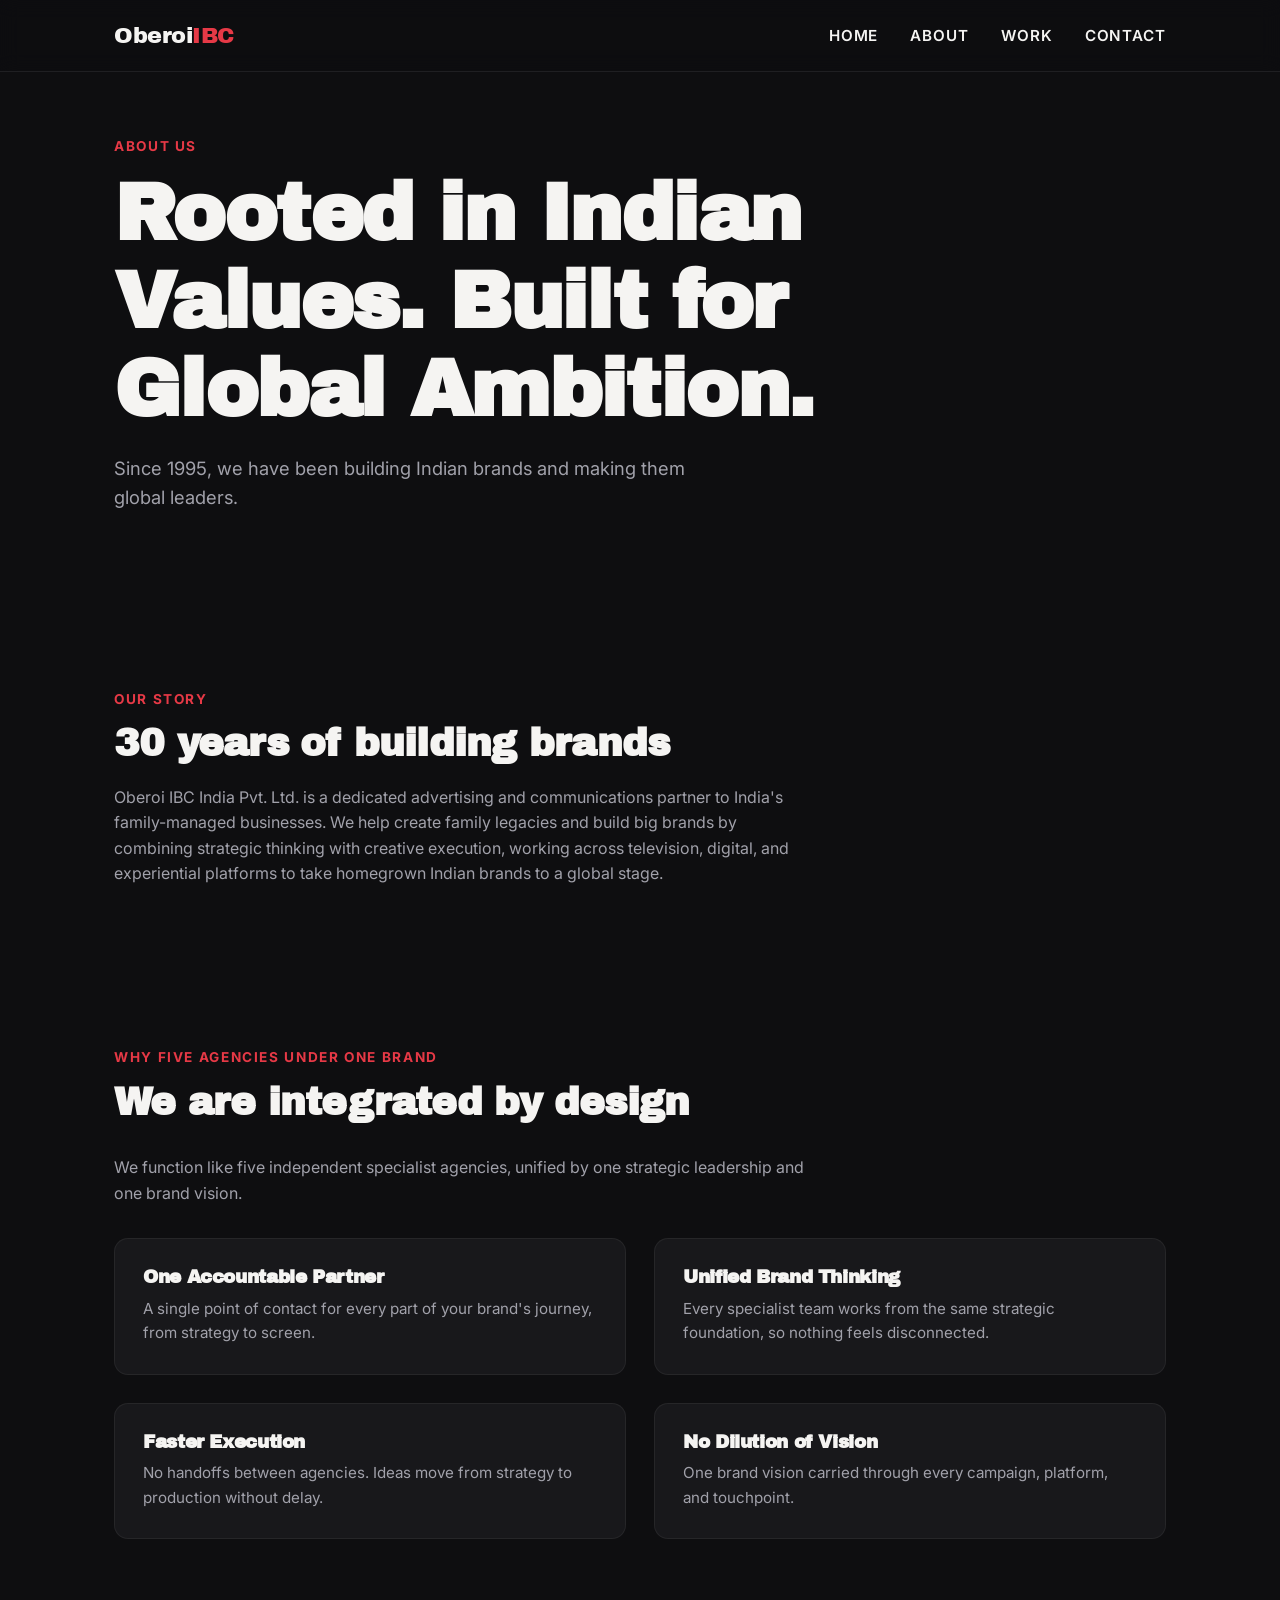
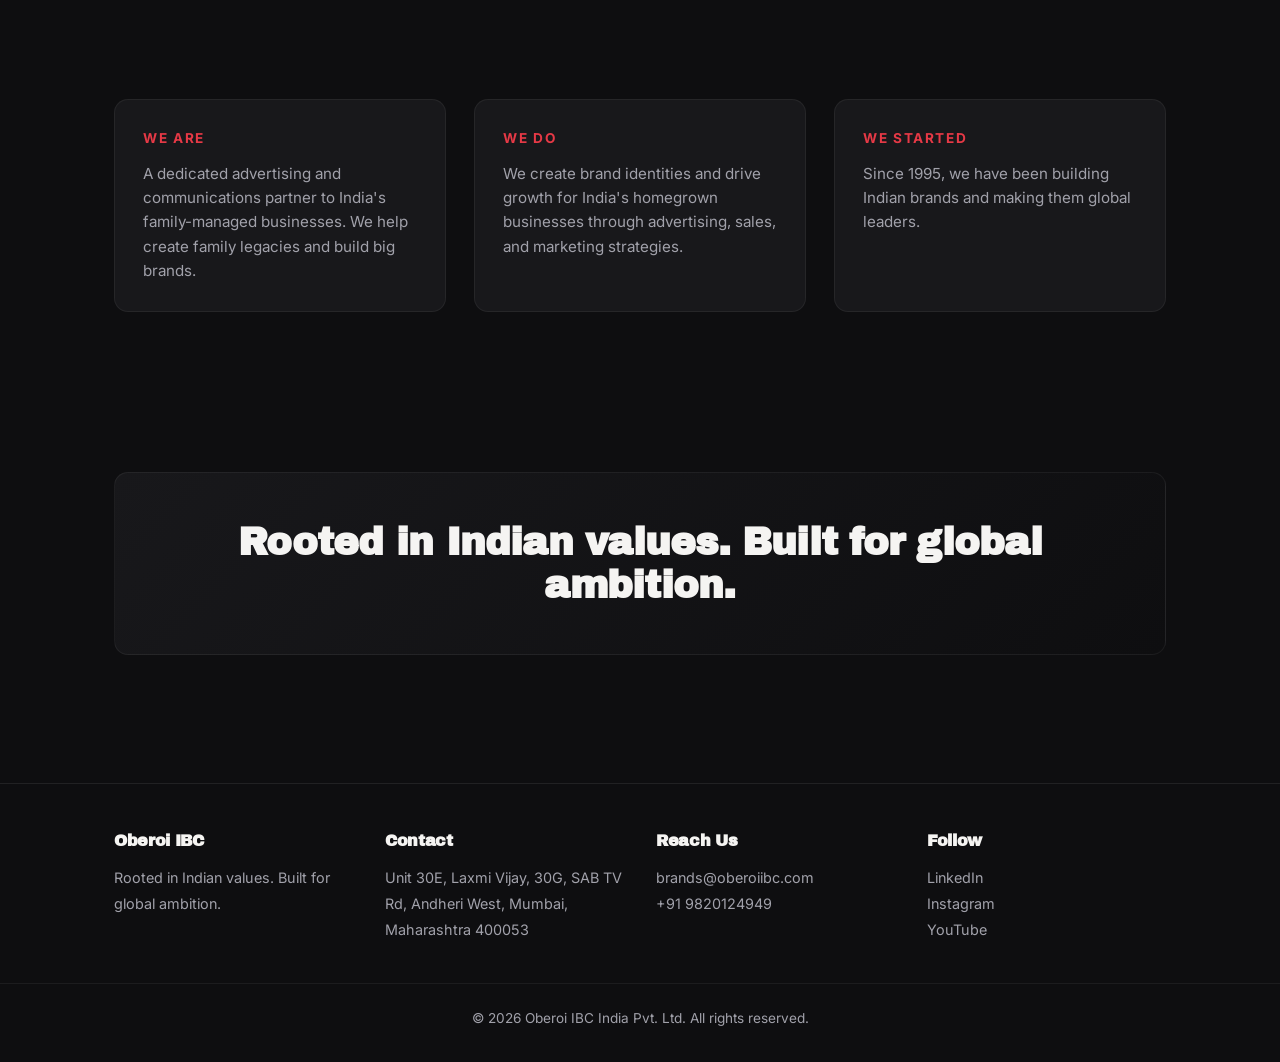
<file: about.html>
<!DOCTYPE html>
<html lang="en">
<head>
    <meta charset="UTF-8">
    <meta name="viewport" content="width=device-width, initial-scale=1">
    <title>About | Oberoi IBC</title>
    <meta name="description" content="Oberoi IBC has been building Indian brands since 1995 through five specialised agencies under one unified vision.">

    <meta property="og:title" content="About | Oberoi IBC">
    <meta property="og:description" content="30 years of building Indian brands into global leaders.">
    <meta property="og:type" content="website">

    <link rel="icon" href="favicon.jpg" type="image/jpeg">
    <link rel="stylesheet" href="shared.css">
</head>
<body>

    <header>
        <div class="nav-wrap">
            <a href="index.html" class="logo">Oberoi<span>IBC</span></a>
            <nav>
                <ul>
                    <li><a href="index.html">Home</a></li>
                    <li><a href="about.html">About</a></li>
                    <li><a href="work.html">Work</a></li>
                    <li><a href="contact.html">Contact</a></li>
                </ul>
            </nav>
        </div>
    </header>

    <main>

        <section class="hero" style="min-height: 40vh;">
            <span class="section-label">About Us</span>
            <h1>Rooted in Indian Values. Built for Global Ambition.</h1>
            <p>Since 1995, we have been building Indian brands and making them global leaders.</p>
        </section>

        <section class="fade-up">
            <span class="section-label">Our Story</span>
            <h2 style="margin-bottom: 1.25rem; font-size: clamp(1.6rem, 4vw, 2.4rem);">30 years of building brands</h2>
            <p style="color: var(--muted); max-width: 700px;">Oberoi IBC India Pvt. Ltd. is a dedicated advertising and communications partner to India's family-managed businesses. We help create family legacies and build big brands by combining strategic thinking with creative execution, working across television, digital, and experiential platforms to take homegrown Indian brands to a global stage.</p>
        </section>

        <section class="fade-up">
            <span class="section-label">Why Five Agencies Under One Brand</span>
            <h2 style="margin-bottom: 2rem; font-size: clamp(1.6rem, 4vw, 2.4rem);">We are integrated by design</h2>
            <p style="color: var(--muted); max-width: 700px; margin-bottom: 2rem;">We function like five independent specialist agencies, unified by one strategic leadership and one brand vision.</p>
            <div class="grid grid-2">
                <div class="card">
                    <h3>One Accountable Partner</h3>
                    <p>A single point of contact for every part of your brand's journey, from strategy to screen.</p>
                </div>
                <div class="card">
                    <h3>Unified Brand Thinking</h3>
                    <p>Every specialist team works from the same strategic foundation, so nothing feels disconnected.</p>
                </div>
                <div class="card">
                    <h3>Faster Execution</h3>
                    <p>No handoffs between agencies. Ideas move from strategy to production without delay.</p>
                </div>
                <div class="card">
                    <h3>No Dilution of Vision</h3>
                    <p>One brand vision carried through every campaign, platform, and touchpoint.</p>
                </div>
            </div>
        </section>

        <section class="fade-up">
            <div class="three-col">
                <div class="card">
                    <span class="section-label">We Are</span>
                    <p>A dedicated advertising and communications partner to India's family-managed businesses. We help create family legacies and build big brands.</p>
                </div>
                <div class="card">
                    <span class="section-label">We Do</span>
                    <p>We create brand identities and drive growth for India's homegrown businesses through advertising, sales, and marketing strategies.</p>
                </div>
                <div class="card">
                    <span class="section-label">We Started</span>
                    <p>Since 1995, we have been building Indian brands and making them global leaders.</p>
                </div>
            </div>
        </section>

        <section class="fade-up">
            <div class="values-banner">
                <h2>Rooted in Indian values. Built for global ambition.</h2>
            </div>
        </section>

    </main>

    <footer>
        <div class="footer-wrap">
            <div>
                <h3>Oberoi IBC</h3>
                <p>Rooted in Indian values. Built for global ambition.</p>
            </div>
            <div>
                <h3>Contact</h3>
                <p>Unit 30E, Laxmi Vijay, 30G, SAB TV Rd, Andheri West, Mumbai, Maharashtra 400053</p>
            </div>
            <div>
                <h3>Reach Us</h3>
                <p><a href="mailto:brands@oberoiibc.com">brands@oberoiibc.com</a></p>
                <p><a href="tel:+919820124949">+91 9820124949</a></p>
            </div>
            <div>
                <h3>Follow</h3>
                <p><a href="https://www.linkedin.com/company/oberoiibc" target="_blank" rel="noopener">LinkedIn</a></p>
                <p><a href="https://www.instagram.com/oberoiibc" target="_blank" rel="noopener">Instagram</a></p>
                <p><a href="https://www.youtube.com/@Oberoiibc" target="_blank" rel="noopener">YouTube</a></p>
            </div>
        </div>
        <div class="footer-bottom">
            &copy; 2026 Oberoi IBC India Pvt. Ltd. All rights reserved.
        </div>
    </footer>

</body>
</html>
</file>
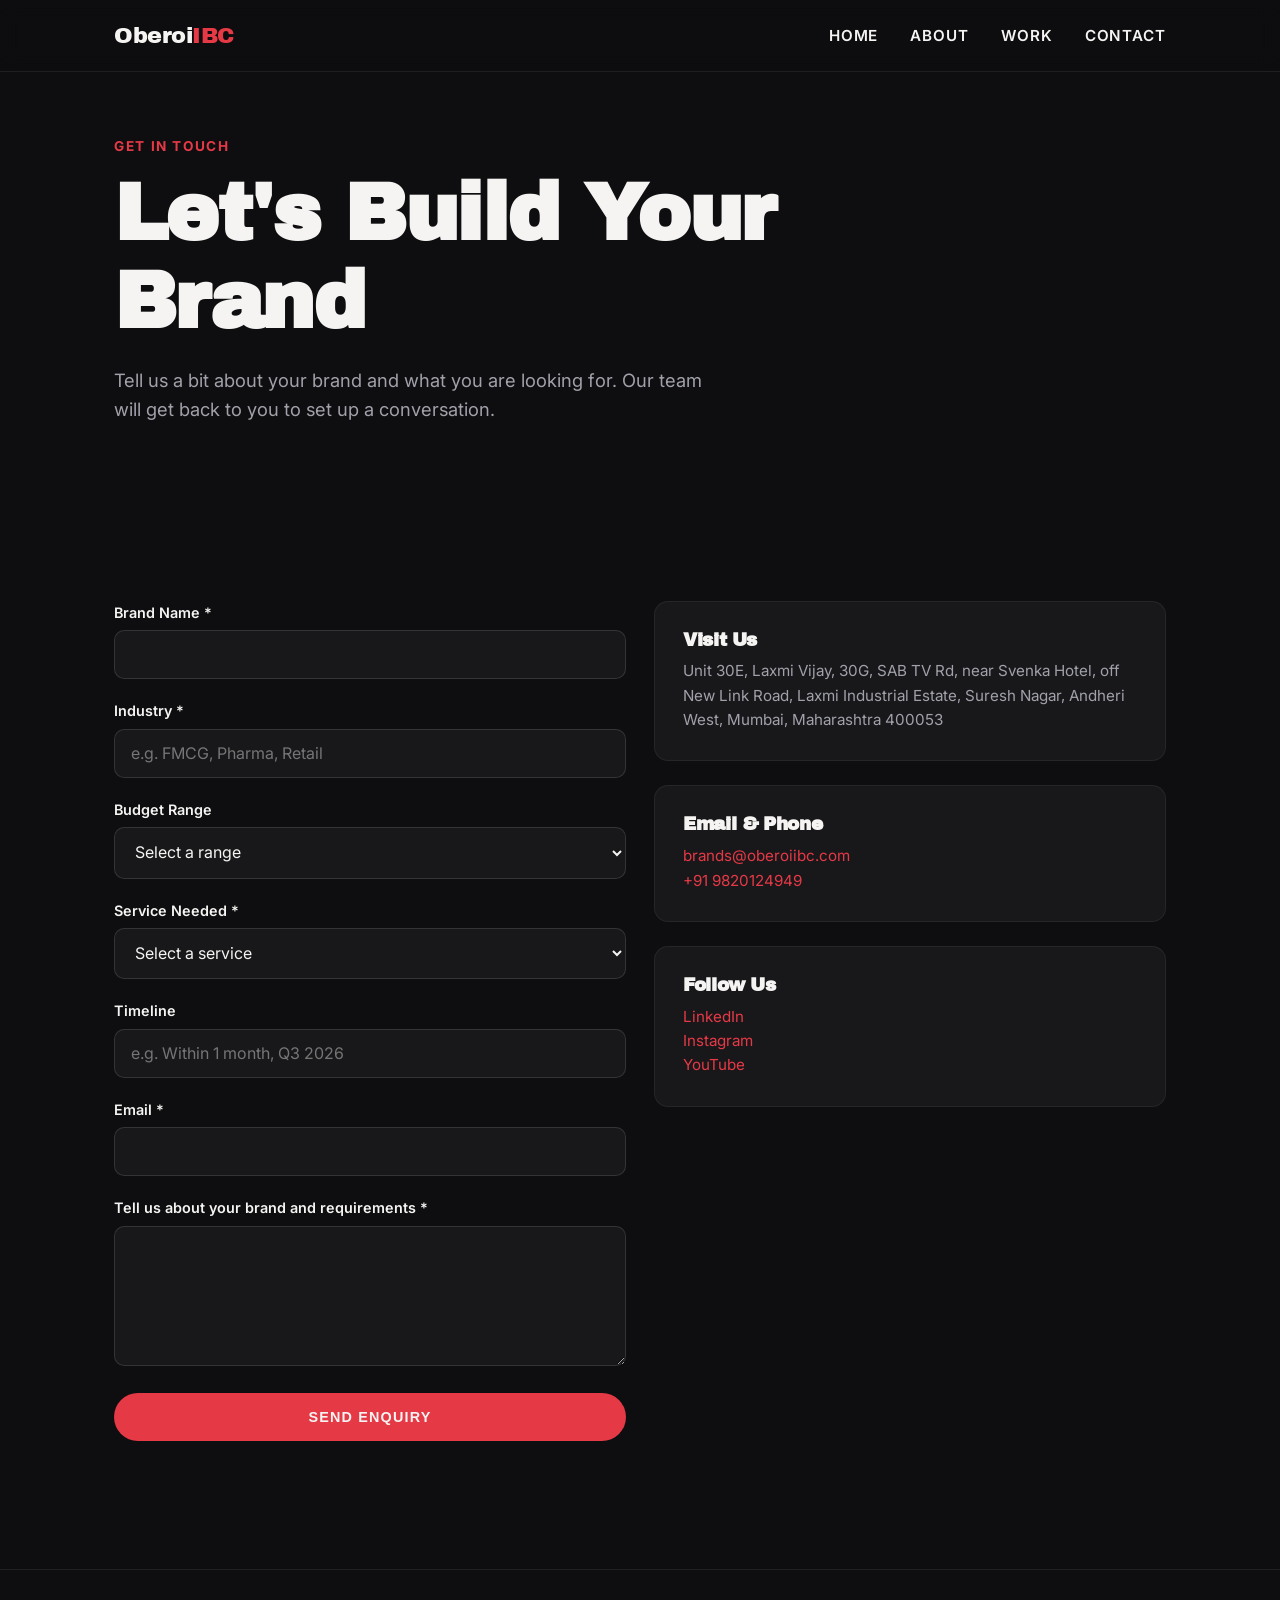
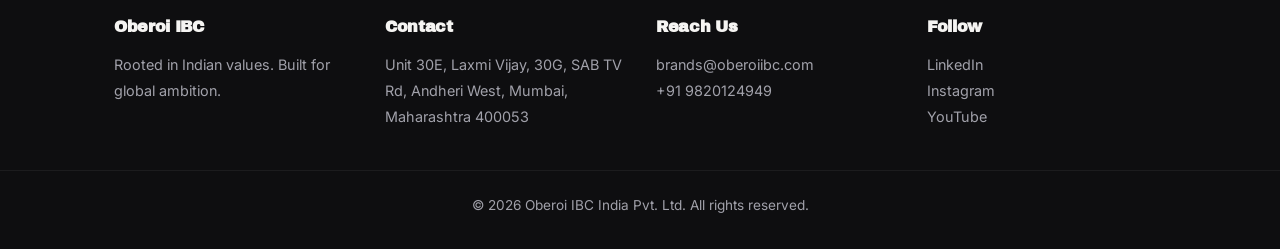
<file: contact.html>
<!DOCTYPE html>
<html lang="en">
<head>
    <meta charset="UTF-8">
    <meta name="viewport" content="width=device-width, initial-scale=1">
    <title>Contact | Oberoi IBC</title>
    <meta name="description" content="Tell us about your brand and what you need. Oberoi IBC's team will get back to you to discuss your next campaign.">

    <meta property="og:title" content="Contact | Oberoi IBC">
    <meta property="og:description" content="Tell us about your brand and what you need.">
    <meta property="og:type" content="website">

    <link rel="icon" href="favicon.jpg" type="image/jpeg">
    <link rel="stylesheet" href="shared.css">
</head>
<body>

    <header>
        <div class="nav-wrap">
            <a href="index.html" class="logo">Oberoi<span>IBC</span></a>
            <nav>
                <ul>
                    <li><a href="index.html">Home</a></li>
                    <li><a href="about.html">About</a></li>
                    <li><a href="work.html">Work</a></li>
                    <li><a href="contact.html">Contact</a></li>
                </ul>
            </nav>
        </div>
    </header>

    <main>

        <section class="hero" style="min-height: 35vh;">
            <span class="section-label">Get in Touch</span>
            <h1>Let's Build Your Brand</h1>
            <p>Tell us a bit about your brand and what you are looking for. Our team will get back to you to set up a conversation.</p>
        </section>

        <section class="fade-up grid grid-2">

            <form action="#" method="post">
                <div>
                    <label for="brand">Brand Name *</label>
                    <input type="text" id="brand" name="brand" required autocomplete="organization">
                </div>

                <div>
                    <label for="industry">Industry *</label>
                    <input type="text" id="industry" name="industry" required placeholder="e.g. FMCG, Pharma, Retail">
                </div>

                <div>
                    <label for="budget">Budget Range</label>
                    <select id="budget" name="budget">
                        <option value="">Select a range</option>
                        <option value="under-5l">Under ₹5 Lakh</option>
                        <option value="5-25l">₹5 - 25 Lakh</option>
                        <option value="25l-1cr">₹25 Lakh - 1 Crore</option>
                        <option value="above-1cr">Above ₹1 Crore</option>
                    </select>
                </div>

                <div>
                    <label for="service">Service Needed *</label>
                    <select id="service" name="service" required>
                        <option value="">Select a service</option>
                        <option value="tvc">TVC / Ad Film</option>
                        <option value="digital">Digital Marketing</option>
                        <option value="branding">Branding &amp; Identity</option>
                        <option value="media">Media Planning &amp; Buying</option>
                        <option value="other">Other</option>
                    </select>
                </div>

                <div>
                    <label for="timeline">Timeline</label>
                    <input type="text" id="timeline" name="timeline" placeholder="e.g. Within 1 month, Q3 2026">
                </div>

                <div>
                    <label for="email">Email *</label>
                    <input type="email" id="email" name="email" required autocomplete="email">
                </div>

                <div>
                    <label for="message">Tell us about your brand and requirements *</label>
                    <textarea id="message" name="message" required></textarea>
                </div>

                <button type="submit" class="btn">Send Enquiry</button>
            </form>

            <div>
                <div class="card" style="margin-bottom: 1.5rem;">
                    <h3>Visit Us</h3>
                    <p>Unit 30E, Laxmi Vijay, 30G, SAB TV Rd, near Svenka Hotel, off New Link Road, Laxmi Industrial Estate, Suresh Nagar, Andheri West, Mumbai, Maharashtra 400053</p>
                </div>
                <div class="card" style="margin-bottom: 1.5rem;">
                    <h3>Email &amp; Phone</h3>
                    <p><a href="mailto:brands@oberoiibc.com">brands@oberoiibc.com</a></p>
                    <p><a href="tel:+919820124949">+91 9820124949</a></p>
                </div>
                <div class="card">
                    <h3>Follow Us</h3>
                    <p><a href="https://www.linkedin.com/company/oberoiibc" target="_blank" rel="noopener">LinkedIn</a></p>
                    <p><a href="https://www.instagram.com/oberoiibc" target="_blank" rel="noopener">Instagram</a></p>
                    <p><a href="https://www.youtube.com/@Oberoiibc" target="_blank" rel="noopener">YouTube</a></p>
                </div>
            </div>

        </section>

    </main>

    <footer>
        <div class="footer-wrap">
            <div>
                <h3>Oberoi IBC</h3>
                <p>Rooted in Indian values. Built for global ambition.</p>
            </div>
            <div>
                <h3>Contact</h3>
                <p>Unit 30E, Laxmi Vijay, 30G, SAB TV Rd, Andheri West, Mumbai, Maharashtra 400053</p>
            </div>
            <div>
                <h3>Reach Us</h3>
                <p><a href="mailto:brands@oberoiibc.com">brands@oberoiibc.com</a></p>
                <p><a href="tel:+919820124949">+91 9820124949</a></p>
            </div>
            <div>
                <h3>Follow</h3>
                <p><a href="https://www.linkedin.com/company/oberoiibc" target="_blank" rel="noopener">LinkedIn</a></p>
                <p><a href="https://www.instagram.com/oberoiibc" target="_blank" rel="noopener">Instagram</a></p>
                <p><a href="https://www.youtube.com/@Oberoiibc" target="_blank" rel="noopener">YouTube</a></p>
            </div>
        </div>
        <div class="footer-bottom">
            &copy; 2026 Oberoi IBC India Pvt. Ltd. All rights reserved.
        </div>
    </footer>

</body>
</html>
</file>
<file: shared.css>
/* ===========================
   Oberoi IBC — Shared Styles
   =========================== */

@import url('https://fonts.googleapis.com/css2?family=Archivo+Black&family=Inter:wght@400;500;600;700&display=swap');

:root {
    --bg: #0e0e10;
    --bg-light: #f5f4f2;
    --surface: #18181b;
    --text: #f5f4f2;
    --text-dark: #18181b;
    --muted: #a1a1aa;
    --accent: #e63946;
    --max-width: 1100px;
    --radius: 14px;
    --transition: 0.25s ease;
}

* {
    box-sizing: border-box;
    margin: 0;
    padding: 0;
}

html {
    scroll-behavior: smooth;
}

body {
    background: var(--bg);
    color: var(--text);
    font-family: 'Inter', system-ui, sans-serif;
    line-height: 1.6;
}

h1, h2, h3 {
    font-family: 'Archivo Black', 'Inter', sans-serif;
    line-height: 1.1;
    letter-spacing: -0.02em;
}

a {
    color: var(--accent);
    text-decoration: none;
}

img {
    max-width: 100%;
    display: block;
}

/* ===== Header / Nav ===== */

header {
    position: sticky;
    top: 0;
    z-index: 100;
    background: rgba(14, 14, 16, 0.85);
    backdrop-filter: blur(10px);
    border-bottom: 1px solid rgba(255, 255, 255, 0.08);
}

.nav-wrap {
    max-width: var(--max-width);
    margin: 0 auto;
    display: flex;
    justify-content: space-between;
    align-items: center;
    padding: 1.1rem 1.5rem;
}

.logo {
    font-family: 'Archivo Black', sans-serif;
    font-size: 1.4rem;
    color: var(--text);
    letter-spacing: -0.02em;
}

.logo span {
    color: var(--accent);
}

nav ul {
    display: flex;
    gap: 2rem;
    list-style: none;
}

nav a {
    color: var(--text);
    font-weight: 600;
    font-size: 0.95rem;
    text-transform: uppercase;
    letter-spacing: 0.06em;
    transition: color var(--transition);
}

nav a:hover,
nav a:focus-visible {
    color: var(--accent);
}

/* ===== Layout helpers ===== */

main {
    max-width: var(--max-width);
    margin: 0 auto;
    padding: 0 1.5rem;
}

section {
    padding: 5rem 0;
}

.section-label {
    color: var(--accent);
    font-weight: 700;
    text-transform: uppercase;
    letter-spacing: 0.12em;
    font-size: 0.85rem;
    margin-bottom: 0.75rem;
    display: block;
}

/* ===== Hero ===== */

.hero {
    min-height: 70vh;
    display: flex;
    flex-direction: column;
    justify-content: center;
    padding: 4rem 0;
    animation: fadeUp 0.8s ease both;
}

.hero h1 {
    font-size: clamp(2.5rem, 7vw, 5rem);
    margin-bottom: 1.25rem;
    max-width: 800px;
}

.hero p {
    font-size: 1.15rem;
    color: var(--muted);
    max-width: 600px;
    margin-bottom: 2rem;
}

.btn {
    display: inline-block;
    background: var(--accent);
    color: var(--text);
    font-weight: 700;
    text-transform: uppercase;
    letter-spacing: 0.08em;
    font-size: 0.9rem;
    padding: 1rem 2.25rem;
    border-radius: 999px;
    border: none;
    cursor: pointer;
    transition: transform var(--transition), box-shadow var(--transition);
}

.btn:hover,
.btn:focus-visible {
    transform: translateY(-3px);
    box-shadow: 0 12px 30px rgba(230, 57, 70, 0.35);
}

.btn-outline {
    background: transparent;
    border: 2px solid var(--text);
    color: var(--text);
}

.btn-outline:hover {
    background: var(--text);
    color: var(--bg);
}

/* ===== Grid layouts ===== */

.grid {
    display: grid;
    gap: 1.75rem;
}

.grid-2 {
    grid-template-columns: repeat(2, 1fr);
}

.grid-3 {
    grid-template-columns: repeat(3, 1fr);
}

.grid-5 {
    grid-template-columns: repeat(5, 1fr);
}

/* ===== Cards ===== */

.card {
    background: var(--surface);
    border-radius: var(--radius);
    padding: 1.75rem;
    border: 1px solid rgba(255, 255, 255, 0.06);
    transition: transform var(--transition), border-color var(--transition);
}

.card:hover {
    transform: translateY(-5px);
    border-color: var(--accent);
}

.card h3 {
    font-size: 1.15rem;
    margin-bottom: 0.6rem;
}

.card p {
    color: var(--muted);
    font-size: 0.95rem;
}

/* ===== Work thumbnails ===== */

.work-grid {
    display: grid;
    grid-template-columns: repeat(3, 1fr);
    gap: 1.5rem;
}

.work-item {
    position: relative;
    border-radius: var(--radius);
    overflow: hidden;
    aspect-ratio: 16 / 9;
    background: var(--surface);
    transition: transform var(--transition);
}

.work-item:hover {
    transform: scale(1.03);
}

.work-item img {
    width: 100%;
    height: 100%;
    object-fit: cover;
}

.work-item .work-tag {
    position: absolute;
    top: 0.75rem;
    left: 0.75rem;
    background: rgba(14, 14, 16, 0.8);
    color: var(--text);
    font-size: 0.75rem;
    text-transform: uppercase;
    letter-spacing: 0.08em;
    font-weight: 700;
    padding: 0.35rem 0.75rem;
    border-radius: 999px;
}

/* ===== Logos strip ===== */

.logo-strip {
    display: flex;
    flex-wrap: wrap;
    gap: 1.5rem 2.5rem;
    align-items: center;
    justify-content: center;
    opacity: 0.7;
}

.logo-strip span {
    font-weight: 600;
    color: var(--muted);
    font-size: 0.95rem;
}

/* ===== Forms ===== */

form {
    display: grid;
    gap: 1.25rem;
    max-width: 600px;
}

label {
    display: block;
    font-weight: 600;
    margin-bottom: 0.4rem;
    font-size: 0.9rem;
}

input,
select,
textarea {
    width: 100%;
    background: var(--surface);
    border: 1px solid rgba(255, 255, 255, 0.12);
    border-radius: 10px;
    padding: 0.85rem 1rem;
    color: var(--text);
    font-family: inherit;
    font-size: 1rem;
    transition: border-color var(--transition);
}

input:focus,
select:focus,
textarea:focus {
    outline: none;
    border-color: var(--accent);
}

textarea {
    min-height: 140px;
    resize: vertical;
}

/* ===== Footer ===== */

footer {
    border-top: 1px solid rgba(255, 255, 255, 0.08);
    padding: 3rem 0 2rem;
    margin-top: 3rem;
}

.footer-wrap {
    max-width: var(--max-width);
    margin: 0 auto;
    padding: 0 1.5rem;
    display: grid;
    grid-template-columns: repeat(4, 1fr);
    gap: 2rem;
}

.footer-wrap h3 {
    font-size: 1rem;
    margin-bottom: 1rem;
    color: var(--text);
}

.footer-wrap p,
.footer-wrap a {
    color: var(--muted);
    font-size: 0.9rem;
    line-height: 1.8;
}

.footer-wrap a:hover {
    color: var(--accent);
}

.footer-bottom {
    text-align: center;
    color: var(--muted);
    font-size: 0.85rem;
    margin-top: 2.5rem;
    padding-top: 1.5rem;
    border-top: 1px solid rgba(255, 255, 255, 0.06);
}

/* ===== About page specific ===== */

.three-col {
    display: grid;
    grid-template-columns: repeat(3, 1fr);
    gap: 1.75rem;
}

.values-banner {
    background: linear-gradient(135deg, var(--surface), var(--bg));
    border: 1px solid rgba(255, 255, 255, 0.06);
    border-radius: var(--radius);
    padding: 3rem;
    text-align: center;
}

.values-banner h2 {
    font-size: clamp(1.6rem, 4vw, 2.4rem);
}

/* ===== Animations ===== */

@keyframes fadeUp {
    from {
        opacity: 0;
        transform: translateY(24px);
    }
    to {
        opacity: 1;
        transform: translateY(0);
    }
}

.fade-up {
    animation: fadeUp 0.7s ease both;
}

/* ===== Responsive ===== */

@media (max-width: 900px) {
    .grid-3,
    .work-grid,
    .three-col {
        grid-template-columns: repeat(2, 1fr);
    }

    .grid-5 {
        grid-template-columns: repeat(3, 1fr);
    }

    .footer-wrap {
        grid-template-columns: repeat(2, 1fr);
    }
}

@media (max-width: 600px) {
    .nav-wrap {
        flex-direction: column;
        gap: 0.75rem;
        align-items: flex-start;
    }

    nav ul {
        flex-direction: column;
        gap: 0.75rem;
        width: 100%;
    }

    .grid-2,
    .grid-3,
    .grid-5,
    .work-grid,
    .three-col,
    .footer-wrap {
        grid-template-columns: 1fr;
    }
}
</file>
